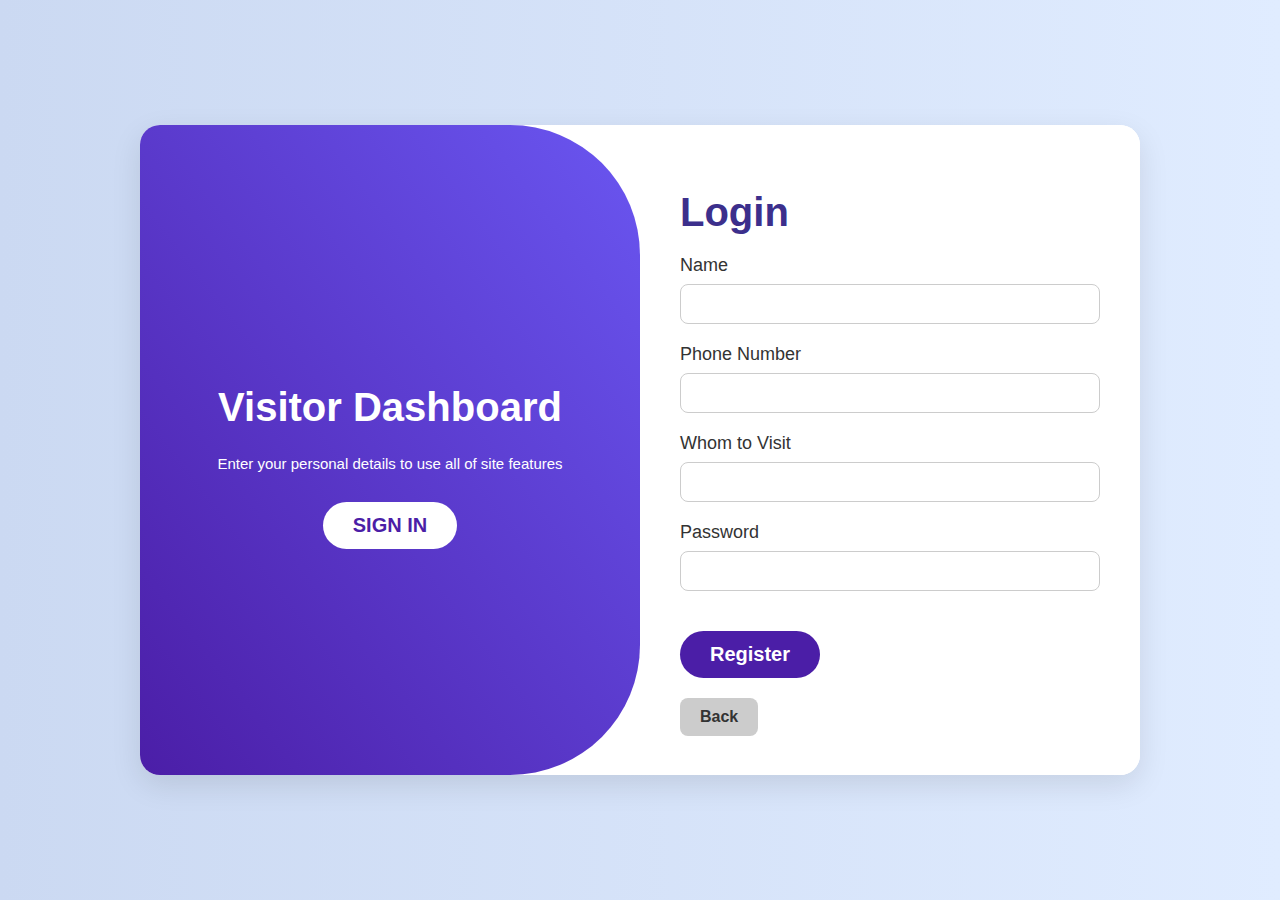
<file: VMS/signin.html>
<!DOCTYPE html>
<html lang="en">
<head>
  <meta charset="UTF-8" />
  <meta name="viewport" content="width=device-width, initial-scale=1.0" />
  <title>Visitor Portal - IIITN</title>
  <style>
    * {
      box-sizing: border-box;
    }
    body {
      margin: 0;
      font-family: 'Segoe UI', sans-serif;
      background: linear-gradient(to right, #cbd9f2, #e0ecff);
      display: flex;
      justify-content: center;
      align-items: center;
      height: 100vh;
    }
    .container {
      width: 1000px;
      height: 650px;
      background: #fff;
      border-radius: 20px;
      box-shadow: 0 10px 30px rgba(0,0,0,0.1);
      display: flex;
      overflow: hidden;
      transition: transform 0.3s ease;
    }
    .container:hover {
      transform: scale(1.01);
    }
    .left-panel, .right-panel {
      transition: background 0.3s ease, color 0.3s ease;
    }
    .left-panel {
      width: 50%;
      background: linear-gradient(to top right, #4b1ea7, #6a56f1);
      color: rgb(255, 255, 255);
      display: flex;
      flex-direction: column;
      justify-content: center;
      align-items: center;
      padding: 40px;
      border-top-right-radius: 130px;
      border-bottom-right-radius: 130px;
    }
    .left-panel h2 {
      font-size: 40px;
      margin-bottom: 10px;
    }
    .left-panel p {
      font-size: 15px;
      text-align: center;
      margin-bottom: 30px;
    }
    .left-panel button {
      background: white;
      color: #4b1ea7;
      border: none;
      padding: 12px 30px;
      font-size: 20px;
      border-radius: 30px;
      cursor: pointer;
      font-weight: bold;
      transition: all 0.3s ease;
    }
    .left-panel button:hover {
      background: #e0e0ff;
      transform: translateY(-3px);
      box-shadow: 0 4px 12px rgba(0,0,0,0.2);
    }

    .right-panel {
      width: 50%;
      padding: 40px;
      display: flex;
      flex-direction: column;
      justify-content: center;
      background: #ffffff;
    }
    .right-panel h1 {
      color: #3c2f8c;
      font-size: 40px;
      margin-bottom: 20px;
    }
    .right-panel form {
      display: flex;
      flex-direction: column;
    }
    .right-panel label {
      font-size: 18px;
      margin-bottom: 8px;
      color: #333;
    }
    .right-panel input[type="text"], 
    .right-panel input[type="password"] {
      padding: 10px;
      margin-bottom: 20px;
      border: 1px solid #ccc;
      border-radius: 8px;
      font-size: 16px;
    }
    .right-panel button {
      margin-top: 20px;
      background: #4b1ea7;
      color: rgb(255, 255, 255);
      padding: 12px 30px;
      border: none;
      border-radius: 30px;
      cursor: pointer;
      font-size: 20px;
      font-weight: bold;
      width: fit-content;
      transition: all 0.3s ease;
    }
    .right-panel button:hover {
      background: #32227b;
      transform: translateY(-3px);
      box-shadow: 0 4px 12px rgba(0,0,0,0.2);
    }
  </style>
</head> 

<body>
  <div class="container">
    <div class="left-panel">
      <h2>Visitor Dashboard </h2>
      <p>Enter your personal details to use all of site features</p>
      <button onclick="location.href='login.php'">SIGN IN</button>
    </div>
    <div class="right-panel">
      <h1>Login</h1>
      <form action="register_submit.php" method="POST">
        <label for="name">Name</label>
        <input type="text" id="name" name="name" required />

        <label for="phone">Phone Number</label>
        <input type="text" id="phone" name="phone" required />

        <label for="whom_to_visit">Whom to Visit</label>
        <input type="text" id="whom_to_visit" name="whom_to_visit" required />

        <label for="password">Password</label>
        <input type="password" id="password" name="password" required />

        <button type="submit">Register</button>
      </form>
      <button onclick="history.back()" style="margin-top: 20px; background: #ccc; color: #333; padding: 10px 20px; border: none; border-radius: 8px; cursor: pointer; font-size: 16px;">Back</button>
    </div>
  </div>
</body>
</html>
</file>
